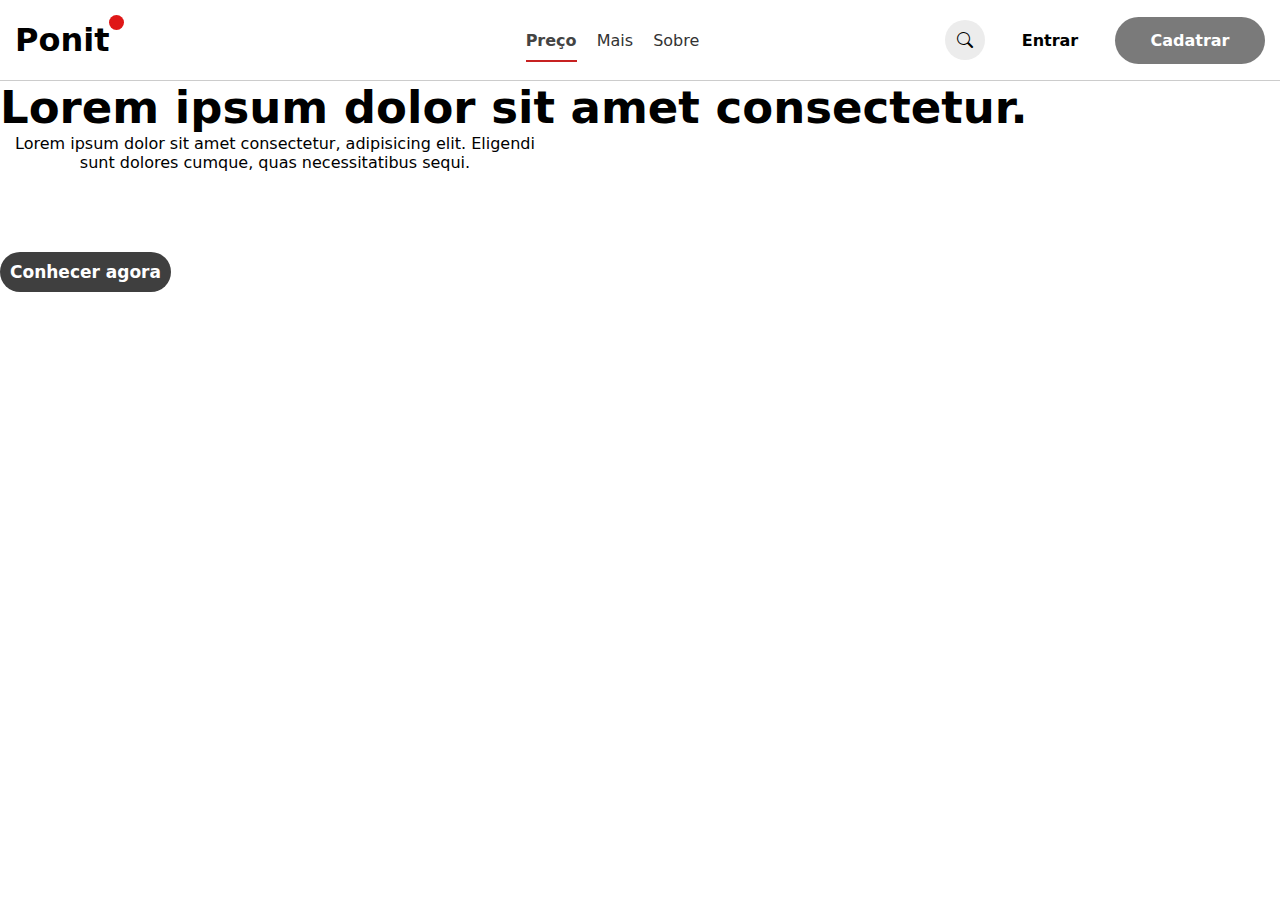
<file: index.html>
<!DOCTYPE html>
<html lang="pt-BR">

<head>
    <meta charset="UTF-8">
    <meta http-equiv="X-UA-Compatible" content="IE=edge">
    <meta name="viewport" content="width=device-width, initial-scale=1.0">
    <link rel="stylesheet" href="style.css">
    <link rel="stylesheet" href="https://cdn.jsdelivr.net/npm/bootstrap-icons@1.10.3/font/bootstrap-icons.css">
    <title>Landing Page</title>
</head>

<body>

    <div class="cabeçalho">

        <div class="logo">
            <h1>Ponit</h1>
            <div class="circle">

            </div>

        </div>

        <nav>
            <a href="#" id="first">Preço</a>
            <a href="#">Mais</a>
            <a href="#">Sobre</a>
        </nav>

        <div class="buttons">
            <i class="bi bi-search"></i>
            <a href="login.html"><button type="submit" id="entrar">Entrar</button></a>
            <a href="login.html"><button type="submit" id="cadastrar">Cadatrar</button></a>
        </div>

    </div>

    <section class="calltoaction">
        <h1>Lorem ipsum dolor sit amet consectetur.</h1>
        <p>Lorem ipsum dolor sit amet consectetur, adipisicing elit. Eligendi sunt dolores cumque, quas necessitatibus
            sequi.</p>
        <button type="submit">Conhecer agora</button>

    </section>


</body>

</html>
</file>
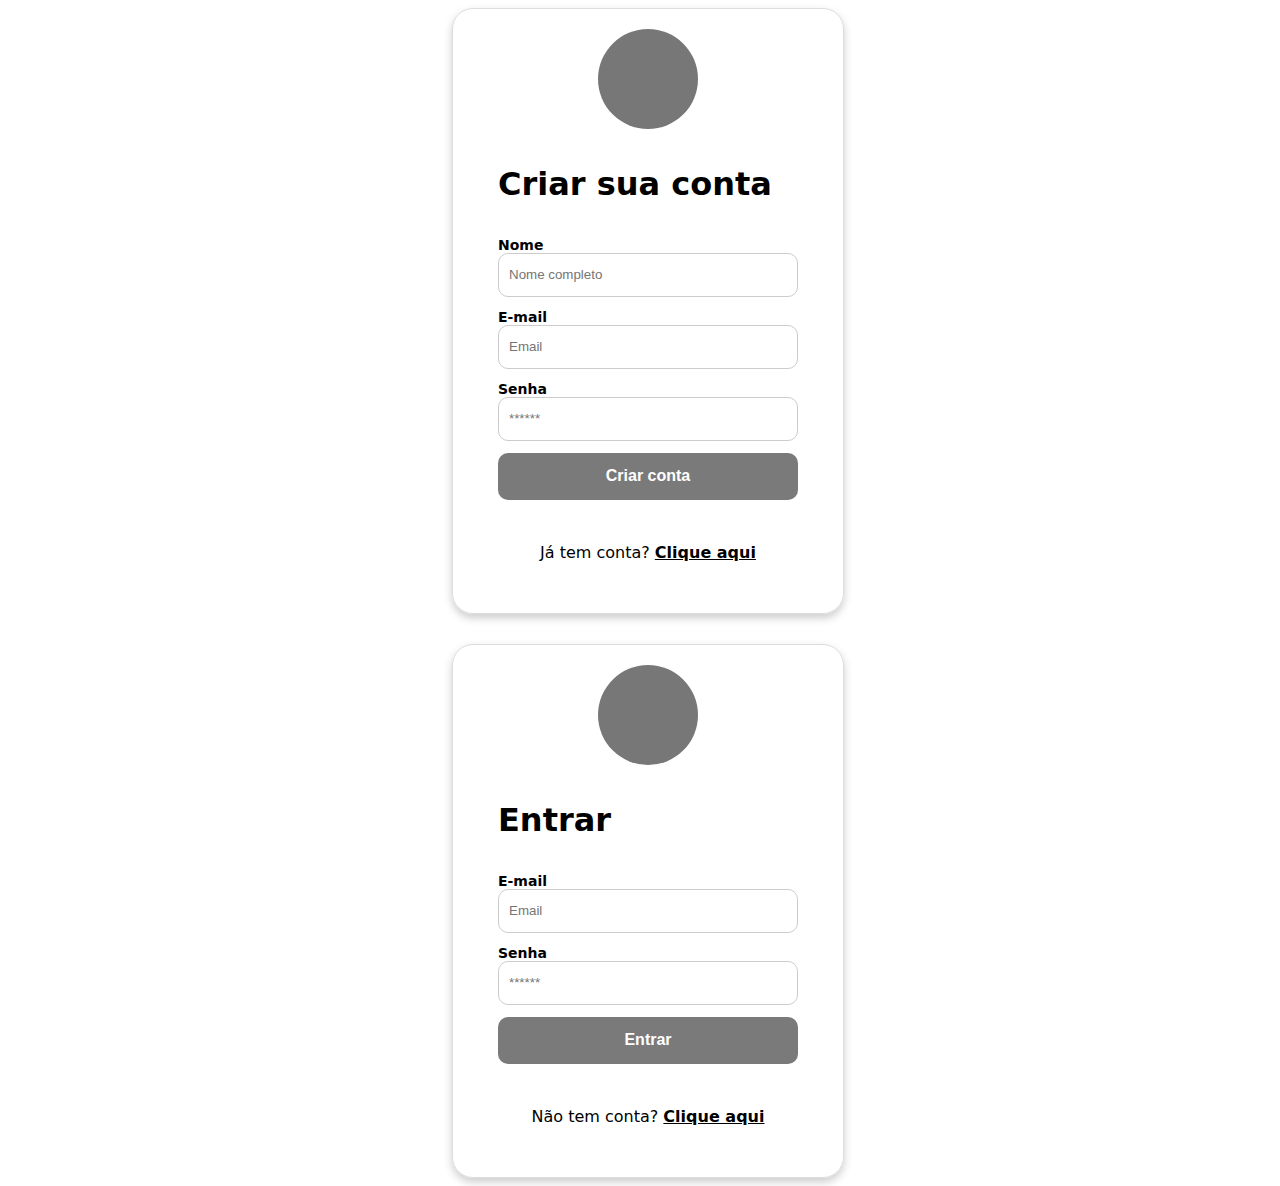
<file: login.html>
<!DOCTYPE html>
<html lang="pt-BR">

<head>
    <meta charset="UTF-8">
    <meta http-equiv="X-UA-Compatible" content="IE=edge">
    <meta name="viewport" content="width=device-width, initial-scale=1.0">
    <link rel="stylesheet" href="login_cadastro.css">    
    <title>Login</title>
</head>

<body>

    <div class="card-cadastro">

        <div class="logomarca">
        </div>

        <form class="formulario">
            <h1>Criar sua conta</h1>

            <div class="box-input">
                <label for="nome">Nome</label>
                <input type="text" placeholder="Nome completo" name="nome-cadastro">
            </div>

            <div class="box-input">
                <label for="email">E-mail</label>
                <input type="email" placeholder="Email" name="email-cadastro">
            </div>

            <div class="box-input">
                <label for="senha">Senha</label>
                <input type="password" placeholder="******" name="senha-cadastro">
            </div>

            <button type="submit">Criar conta</button>
            <p>Já tem conta? <span>Clique aqui</span></p>
        </form>

    </div>

    <div class="card-cadastro">

        <div class="logomarca">
        </div>

        <form class="formulario">
            <h1>Entrar</h1>

            <div class="box-input">
                <label for="email">E-mail</label>
                <input type="email" placeholder="Email" name="email-login">
            </div>

            <div class="box-input">
                <label for="senha">Senha</label>
                <input type="password" placeholder="******" name="senha-login">
            </div>

            <button type="submit">Entrar</button>
            <p>Não tem conta? <span>Clique aqui</span></p>
        </form>

    </div>





</body>

</html>
</file>
<file: style.css>
* {
   
    align-content: center;
    margin: 0;
    padding: 0;
    font-family: system-ui, -apple-system, BlinkMacSystemFont, 'Segoe UI', Roboto, Oxygen, Ubuntu, Cantarell, 'Open Sans', 'Helvetica Neue', sans-serif;
    height: auto;
    
}

.cabeçalho {
    display: flex;
    height: 50px;
    justify-content: space-between;
    padding: 15px;
    align-items: center;
    border-bottom: 1px #ccc solid;
}

.logo {
    display: flex;
    width: 50px;
    height: 50px;
    border-radius: 100%;
    margin-right: 200px;
}

.circle{

    background-color: rgb(223, 23, 23);
    min-width: 15px;
    height: 15px;
    border-radius: 150px;
}

nav a {
    text-decoration: none;
    margin-left: 15px;
    color: #333;
    padding-bottom: 10px;
    font-weight: 400;
    

}
nav #first {
    color: rgb(68, 68, 68);
    border-bottom: 2px rgb(199, 33, 33) solid;
    font-weight: 600;
    

}

nav a:hover {
    color: rgb(68, 68, 68);
    border-bottom: 2px rgb(0, 0, 0) solid;
    font-weight: 600;

}

.buttons {
    display: flex;
    align-items: center;
    gap: 15px;
}

i{
    background: rgb(236, 236, 236);
    padding: 10px;
    border-radius: 100%;
    width: 20px;
    height: 20px;
    text-align: center;
    vertical-align: middle;
}

#entrar {
    border-style: none;
    width: 100px;
    padding: 10px;
    border-radius: 10px;
    height: 47px;
    font-size: 16px;
    font-weight: 600;
    background-color: #fff;
}

#entrar:hover {

    font-weight: 700;
    cursor: pointer;

}

#cadastrar {

    border-style: none;
    height: 47px;
    width: 150px;
    font-size: 16px;
    border-radius: 50px;
    background-color: rgb(122, 122, 122);
    color: white;
    font-size: 16px;
    font-weight: 600;

}

#cadastrar:hover {

    background-color: rgb(84, 84, 84);
    cursor: pointer;

}

<<<<<<< HEAD
.calltoaction{

    align-items: center;
    align-content: center;
    display: flex;
    flex-direction: column;
    gap: 15px;
    min-height: 500px;
    justify-content: center;


}

.calltoaction h1{
    font-size: 45px;
    font-weight: 900;
}

.calltoaction p{

    width: 550px;
    text-align: center;
    margin-bottom: 80px;
}


.calltoaction button{
    background-color: rgb(63, 63, 63);
    border: 10px rgb(32, 32, 32);
    padding: 10px;
    border-radius: 100px;
    color: #fff;
    font-weight: 600;
    font-size: 17px;
}
</file>
<file: login_cadastro.css>
body {
    display: flex;
    flex-direction: column;
    justify-content: center;
    align-content: center;
    align-items: center;
    gap: 30px;
    height:auto;
    width: 100%;
    font-family: system-ui, -apple-system, BlinkMacSystemFont, 'Segoe UI', Roboto, Oxygen, Ubuntu, Cantarell, 'Open Sans', 'Helvetica Neue', sans-serif;
    
}

.card-cadastro {
    display: flex;
    flex-direction: column;
    align-items: center;
    border: 1px rgb(221, 221, 221) solid;
    border-radius: 21px;
    width: 350px;
    padding: 20px;
    gap: 15px;
    box-shadow: 0 4px 8px 0 #ccc;
}

.logomarca {
    width: 100px;
    height: 100px;
    background-color: rgb(119, 119, 119);
    border-radius: 100px;
}

.formulario {
    display: flex;
    flex-direction: column;
    gap: 12px;
}

.box-input {
    display: flex;
    flex-direction: column;
    width: 300px;
    height: 60px;
}

label {
    font-size: 14px;
    font-weight: 600;
}

input {
    border: 1px #ccc solid;
    height: 42px;
    border-radius: 10px;
    padding-left: 10px;

}

input:hover {
    border: 2px #ccc solid;

}

button {
    border-style: none;
    height: 47px;
    border-radius: 10px;
    background-color: rgb(122, 122, 122);
    color: white;
    font-size: 16px;
    font-weight: 600;

}

button:hover {
    background-color: rgb(109, 109, 109);
    cursor: pointer;
}

.formulario p {
text-align: center;
padding: 15px;
border-radius: 10px;
}

.formulario p span{
    font-weight: 600;
    text-decoration: underline;
}

.formulario p:hover{
    background-color: rgb(219, 219, 219);
    cursor: pointer;
}
</file>
